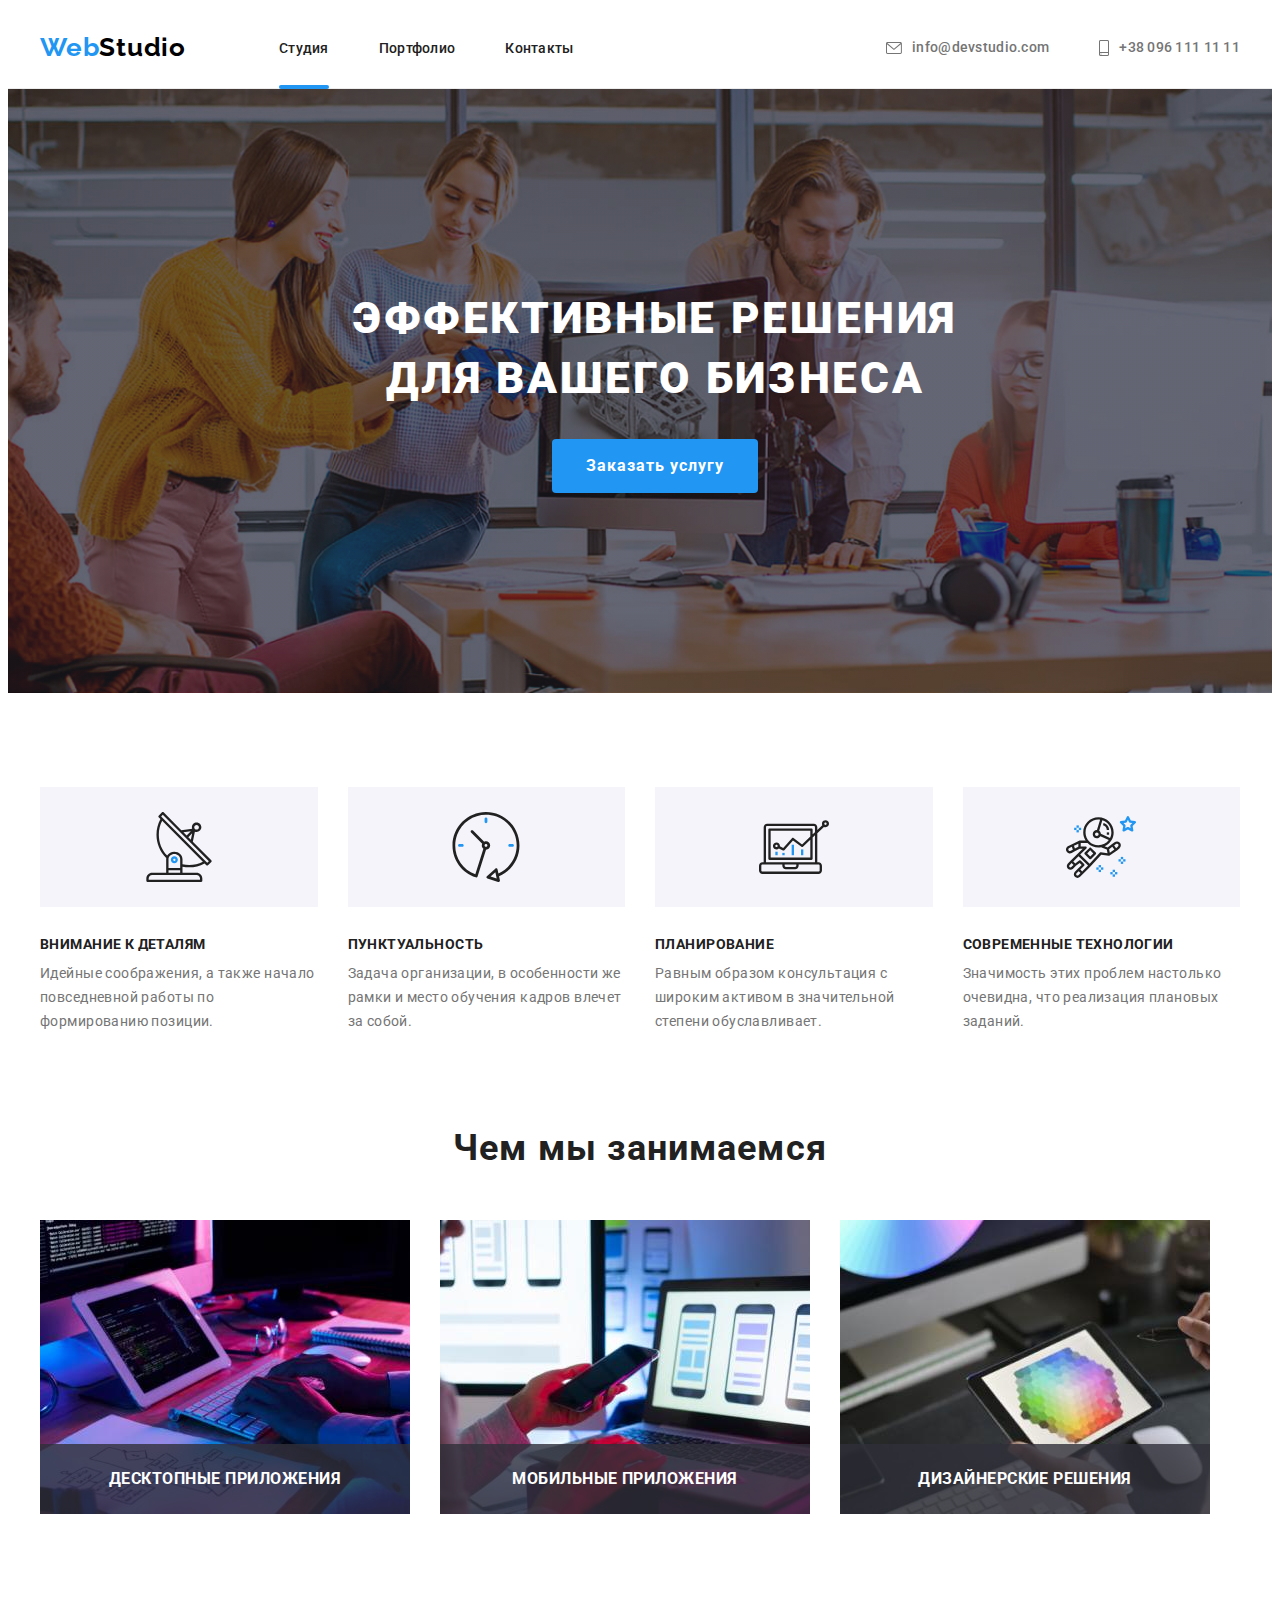
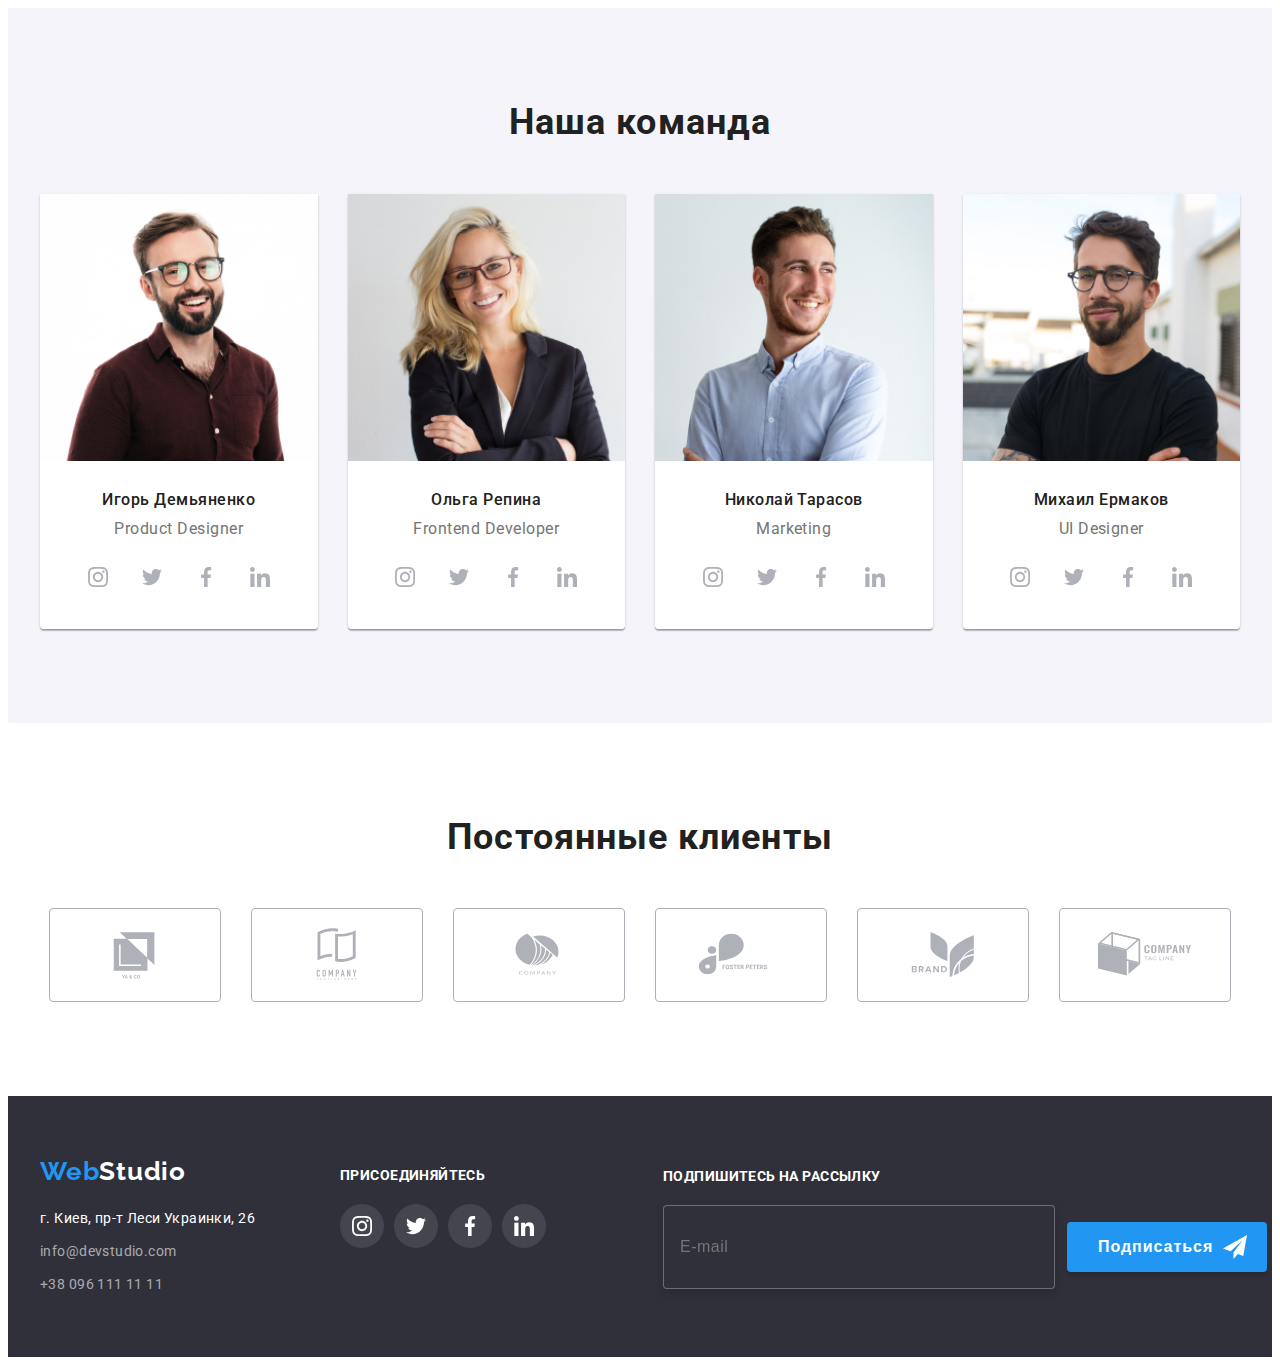
<file: index.html>
<!DOCTYPE html>
<html lang="ru">
<head>
    <meta charset="UTF-8">
    <meta http-equiv="X-UA-Compatible" content="IE=edge">
    <meta name="viewport" content="width=device-width, initial-scale=1.0">
    <link rel="preconnect" href="https://fonts.googleapis.com">
    <link rel="preconnect" href="https://fonts.gstatic.com" crossorigin>
    <link href="https://fonts.googleapis.com/css2?family=Raleway:wght@700&family=Roboto:wght@400;500;700;900&display=swap" rel="stylesheet">
    <link rel="stylesheet" href="https://cdnjs.cloudflare.com/ajax/libs/modern-normalize/1.1.0/modern-normalize.min.css" integrity="sha512-wpPYUAdjBVSE4KJnH1VR1HeZfpl1ub8YT/NKx4PuQ5NmX2tKuGu6U/JRp5y+Y8XG2tV+wKQpNHVUX03MfMFn9Q==" crossorigin="anonymous" referrerpolicy="no-referrer" />
    <link rel="stylesheet" href="./portfolio.html">
    <link rel="stylesheet" href="./css/main.min.css">

    <title>Document</title>
</head>
<body>
     <header class="header">
     <div class="container">
         <nav class="header-navigation">
          <a href="./index.html" class="logo link">Web<span class="logo__color--dark">Studio</span></span></a>
          <button type="button" class="mob-menu-open">
            <svg class="mob-menu-icon" width="40px" height="40px">
                <use href="./images/icons.svg#icon-mob-menu"></use>
            </svg></button>
          <ul class="menu-list list">
            <li class="menu-list__item"><a class="menu-list__link decoration link" href="./index.html">Студия</a></li>
            <li class="menu-list__item"><a class="menu-list__link link" href="./portfolio.html">Портфолио</a></li>
            <li class="menu-list__item"><a class="menu-list__link link" href="">Контакты</a></li>
               </ul>
               <div class="connect">
               <a class="connect__mail link" href="mailto:info@devstudio.com">
            <svg class="connect__icon" width="16px" height="12px">
                               <use href="./images/icons.svg#icon-mail"></use>
                           </svg>info@devstudio.com</a>
            <a class="connect__tel link" href="tel:+380961111111">
            <svg class="connect__icon" width="10px" height="16px">
                               <use href="./images/icons.svg#icon-phone"></use>
                           </svg>+38 096 111 11 11</a>
        </div>
    </nav>   
     </div>
        <div class="mob-menu is-hidden">
            <div class="container">
                <div class="mob-menu-top">
                    <button type="button" class="mob-menu-close">
                        <svg class="mob-menu-icon" width="40px" height="40px">
                            <use href="./images/icons.svg#icon-close"></use>
                        </svg>
                    </button>
                    <ul class="mob-menu-list list">
                        <li class="mob-menu-list__item"><a class="mob-menu-list__link link" href="./index.html">Студия</a></li>
                        <li class="mob-menu-list__item"><a class="mob-menu-list__link link" href="./portfolio.html">Портфолио</a></li>
                        <li class="mob-menu-list__item"><a class="mob-menu-list__link link" href="">Контакты</a></li>
                    </ul>
                </div>
                <div class="mob-menu-bottom">
                    <div class="mob-connect">
                        <a class="mob-connect__tel link" href="tel:+380961111111">+38 096 111 11 11</a>
                        <a class="mob-connect__mail link" href="mailto:info@devstudio.com">info@devstudio.com</a>
                    </div>
                    <ul class="mob-messenger list">
                        <li class="mob-messenger-item">
                            <a href="" class="mob-messenger-link link">Instagram</a>
                            <span class="line"></span>
                        </li>
                        <li class="mob-messenger-item">
                            <a href="" class="mob-messenger-link link">Twitter</a>
                            <span class="line"></span>
                        </li>
                        <li class="mob-messenger-item">
                            <a href="" class="mob-messenger-link link">Facebook</a>
                            <span class="line"></span>
                        </li>
                        <li class="mob-messenger-item">
                            <a href="" class="mob-messenger-link link">LinkedIn</a>
                        </li>                     
                    </ul>
                </div>
            </div>    
        </div>
    </header>
    <main>
        <section class="inform">
            <div class="container">
            <h1 class="inform__text">Эффективные решения для вашего бизнеса</h1>
            <button class="inform__botton" type="button" data-modal-open>Заказать услугу</button>
            </div>       
        </section>
        <section class="text-content">
            <div class="container ">
            <ul class="peculiarities__list list">
                <li class="peculiarities__item">
                    <div class="peculiarities__icon-wrap">
                        <svg  width="70px" height="70px">
                            <use href="./images/icons.svg#icon-antenna"></use>
                        </svg>
                    </div>
                    <h3 class="peculiarities__top">Внимание к деталям</h3>
                    <p class="peculiarities__text"> Идейные соображения, а также начало повседневной работы по формированию позиции.</p>
                </li>
            
                <li class="peculiarities__item">
                    <div class="peculiarities__icon-wrap">
                        <svg  width="70px" height="70px">
                            <use href="./images/icons.svg#icon-clock"></use>
                        </svg>
                    </div>
                    <h3 class="peculiarities__top">Пунктуальность</h3>
                    <p class="peculiarities__text">Задача организации, в особенности же рамки и место обучения кадров влечет за собой.
                    </p>
                </li>
            
                <li class="peculiarities__item">
                    <div class="peculiarities__icon-wrap">
                        <svg  width="70px" height="70px">
                            <use href="./images/icons.svg#icon-diagram"></use>
                        </svg>
                    </div>
                    <h3 class="peculiarities__top">Планирование</h3>
                    <p class="peculiarities__text">Равным образом консультация с широким активом в значительной степени обуславливает.</p>
                </li>
            
                <li class="peculiarities__item">
                    <div class="peculiarities__icon-wrap">
                        <svg  width="70px" height="70px">
                            <use href="./images/icons.svg#icon-astronaut"></use>
                        </svg>
                    </div>
                    <h3 class="peculiarities__top">Современные технологии</h3>
                    <p class="peculiarities__text">Значимость этих проблем настолько очевидна, что реализация плановых заданий.</p>

                </li>
            </ul>
            </div>
        </section>
        <section class="image image-menu">
            <div class="container">
            <h2 class="image__top">   Чем мы занимаемся </h2>
            <ul class="image__list list">
                <li class="image__item"><div class="image__top-wrap">
                    <img srcset="./images/img.jpg 1x,
                    ./images/img-2x.jpg 2x"
                    src="./images/img.jpg" alt="картинка"  height="294" width="370" ><p class="image__list-text">Десктопные приложения</p></div></li>
                <li class="image__item"><div class="image__top-wrap">
                    <img srcset="./images/img_1.jpg 1x,
                    ./images/img_1-2x.jpg 2x"
                    src="./images/img_1.jpg" alt="картинка"  height="294" width="370" ><p class="image__list-text">Мобильные приложения</p></div></li>
                <li class="image__item"><div class="image__top-wrap">
                    <img srcset="./images/img_2.jpg 1x,
                    ./images/img_2-2x.jpg 2x"
                    src="./images/img_2.jpg" alt="картинка"  height="294" width="370" ><p class="image__list-text">Дизайнерские решения</p></div></li>
            </ul>
            </div>
        </section>
        <section class="team team-info">
            <div class="container">
            <h2 class="team__top">Наша команда</h2>
            <ul class="team__list list">
                <li class="team__item">
                    <img srcset="./images/team-1.jpg 1x,
                    ./images/team-1-2x.jpg 2x"
                    class ="team__jpg" src="./images/team-1.jpg" alt="картинка" height="260" width="270">
                   <div class="team__item-border">
                    <p class="team__item-top">Игорь Демьяненко</p>
                   <p class="team__item-text">Product Designer</p>
                   <ul class="team__icons-list list">
                       <li class="team__icons-item"><a href="" class="team__icons-item-link">
                           <svg class="team__icons-item-icon" width="20px" height="20px">
                               <use href="./images/icons.svg#icon-instagram"></use>
                           </svg>
                       </a></li>
                       <li class="team__icons-item"><a href="" class="team__icons-item-link">
                           <svg class="team__icons-item-icon" width="20px" height="20px">
                               <use href="./images/icons.svg#icon-twitter"></use>
                           </svg>
                       </a></li>
                       <li class="team__icons-item"><a href="" class="team__icons-item-link">
                           <svg class="team__icons-item-icon" width="20px" height="20px">
                               <use href="./images/icons.svg#icon-facebook"></use>
                           </svg>
                       </a></li>
                       <li class="team__icons-item"><a href="" class="team__icons-item-link">
                           <svg class="team__icons-item-icon" width="20px" height="20px">
                               <use href="./images/icons.svg#icon-linkedin"></use>
                           </svg>
                       </a></li>
                   </ul>
                   </div>
                </li>
                <li class="team__item">
                    <img srcset="./images/team-2.jpg 1x,
                    ./images/team-2-2x.jpg 2x"
                    class ="team__jpg" src="./images/team-2.jpg" alt="картинка" height="260" width="270">
                   <div class="team__item-border">
                    <p class="team__item-top">Ольга Репина</p>
                   <p class="team__item-text">Frontend Developer</p>
                   <ul class="team__icons-list list">
                       <li class="team__icons-item"><a href="" class="team__icons-item-link">
                           <svg class="team__icons-item-icon" width="20px" height="20px">
                               <use href="./images/icons.svg#icon-instagram"></use>
                           </svg>
                       </a></li>
                       <li class="team__icons-item"><a href="" class="team__icons-item-link">
                           <svg class="team__icons-item-icon" width="20px" height="20px">
                               <use href="./images/icons.svg#icon-twitter"></use>
                           </svg>
                       </a></li>
                       <li class="team__icons-item"><a href="" class="team__icons-item-link">
                           <svg class="team__icons-item-icon" width="20px" height="20px">
                               <use href="./images/icons.svg#icon-facebook"></use>
                           </svg>
                       </a></li>
                       <li class="team__icons-item"><a href="" class="team__icons-item-link">
                           <svg class="team__icons-item-icon" width="20px" height="20px">
                               <use href="./images/icons.svg#icon-linkedin"></use>
                           </svg>
                       </a></li>
                   </ul>
                   </div>
                </li>
                <li class="team__item">
                    <img srcset="./images/team-3.jpg 1x,
                    ./images/team-3-2x.jpg 2x"
                    class ="team__jpg" src="./images/team-3.jpg" alt="картинка" height="260" width="270">
                  <div class="team__item-border">
                    <p class="team__item-top">Николай Тарасов</p>
                   <p class="team__item-text">Marketing</p>
                   <ul class="team__icons-list list">
                       <li class="team__icons-item"><a href="" class="team__icons-item-link">
                           <svg class="team__icons-item-icon" width="20px" height="20px">
                               <use href="./images/icons.svg#icon-instagram"></use>
                           </svg>
                       </a></li>
                       <li class="team__icons-item"><a href="" class="team__icons-item-link">
                           <svg class="team__icons-item-icon" width="20px" height="20px">
                               <use href="./images/icons.svg#icon-twitter"></use>
                           </svg>
                       </a></li>
                       <li class="team__icons-item"><a href="" class="team__icons-item-link">
                           <svg class="team__icons-item-icon" width="20px" height="20px">
                               <use href="./images/icons.svg#icon-facebook"></use>
                           </svg>
                       </a></li>
                       <li class="team__icons-item"><a href="" class="team__icons-item-link">
                           <svg class="team__icons-item-icon" width="20px" height="20px">
                               <use href="./images/icons.svg#icon-linkedin"></use>
                           </svg>
                       </a></li>
                   </ul>
                   </div>
                </li>
                <li class="team__item">
                    <img srcset="./images/team-4.jpg 1x,
                    ./images/team-4-2x.jpg 2x"
                    class ="team__jpg" src="./images/team-4.jpg" alt="картинка" height="260" width="270">
                   <div class="team__item-border">
                    <p class="team__item-top">Михаил Ермаков</p>
                   <p class="team__item-text">UI Designer</p>
                   <ul class="team__icons-list list">
                       <li class="team__icons-item"><a href="" class="team__icons-item-link">
                           <svg class="team__icons-item-icon" width="20px" height="20px">
                               <use href="./images/icons.svg#icon-instagram"></use>
                           </svg>
                       </a></li>
                       <li class="team__icons-item"><a href="" class="team__icons-item-link">
                           <svg class="team__icons-item-icon" width="20px" height="20px">
                               <use href="./images/icons.svg#icon-twitter"></use>
                           </svg>
                       </a></li>
                       <li class="team__icons-item"><a href="" class="team__icons-item-link">
                           <svg class="team__icons-item-icon" width="20px" height="20px">
                               <use href="./images/icons.svg#icon-facebook"></use>
                           </svg>
                       </a></li>
                       <li class="team__icons-item"><a href="" class="team__icons-item-link">
                           <svg class="team__icons-item-icon" width="20px" height="20px">
                               <use href="./images/icons.svg#icon-linkedin"></use>
                           </svg>
                       </a></li>
                   </ul>
                   </div>
                </li>
            </ul>
            </div>
        </section>
        <section class="client our-clients">
            <div class="container">
                <h1 class="client__top">Постоянные клиенты</h1>
                <ul class=" client__list">
                    <li class="client__item list"><a href="" class="client__item-link">
                        <svg class="client__item-icon" width="106px" height="60px">
                               <use href="./images/icons.svg#icon-Logo-1"></use>
                           </svg>
                    </a>
                    </li>
                    <li class="client__item list"><a href="" class="client__item-link">
                        <svg class="client__item-icon" width="106px" height="60px">
                               <use href="./images/icons.svg#icon-Logo-2"></use>
                           </svg>
                    </a>
                    </li>
                    <li class="client__item list"><a href="" class="client__item-link">
                        <svg class="client__item-icon" width="106px" height="60px">
                               <use href="./images/icons.svg#icon-Logo-3"></use>
                           </svg>
                    </a>
                    </li>
                    <li class="client__item list"><a href="" class="client__item-link">
                        <svg class="client__item-icon" width="106px" height="60px">
                               <use href="./images/icons.svg#icon-Logo-4"></use>
                           </svg>
                    </a>
                    </li>
                    <li class="client__item list"><a href="" class="client__item-link">
                        <svg class="client__item-icon" width="106px" height="60px">
                               <use href="./images/icons.svg#icon-Logo-5"></use>
                           </svg>
                    </a>
                    </li>
                    <li class="client__item list"><a href="" class="client__item-link">
                        <svg class="client__item-icon" width="106px" height="60px">
                               <use href="./images/icons.svg#icon-Logo-6"></use>
                           </svg>
                    </a>
                    </li>
                </ul>
            </div>
        </section>

    </main>
    <footer class="footer-adress">
        <div class="container">
            <div class="footer-navigation">
              <div class="footer-navigation__item">
                    <a href="./index.html" class="logo footer__logo link" >Web<span class="logo__color--light">Studio</span></a>
                        <address>
                            <ul class="contact__list list">
                              <li class="contact__item"><a class="contact__map link" href="https://goo.gl/maps/HKhbph1XPSzT5EP38">г. Киев, пр-т Леси Украинки, 26</a></li>
                              <li class="contact__item"><a class="contact__mail link" href="mailto:info@devstudio.com">info@devstudio.com</a></li>
                              <li class="contact__item"><a class="contact__tel link" href="tel:+380961111111">+38 096 111 11 11</a></li>
                            </ul>
                        </address>
              </div>
              <div class="footer-navigation__item">
                    <p class="footer-navigation__text">ПРИСОЕДИНЯЙТЕСЬ</p>
                  <ul class="footer-icon list">
                    <li class="footer-icons-item"><a href="" class="footer-item-link">
                           <svg class="footer-item-icon" width="20px" height="20px">
                               <use href="./images/icons.svg#icon-instagram"></use>
                           </svg>
                       </a></li>
                    <li class="footer-icons-item"><a href="" class="footer-item-link">
                           <svg class="footer-item-icon" width="20px" height="20px">
                               <use href="./images/icons.svg#icon-twitter"></use>
                           </svg>
                       </a></li>
                     <li class="footer-icons-item"><a href="" class="footer-item-link">
                           <svg class="footer-item-icon" width="20px" height="20px">
                               <use href="./images/icons.svg#icon-facebook"></use>
                           </svg>
                       </a></li>
                     <li class="footer-icons-item"><a href="" class="footer-item-link">
                           <svg class="footer-item-icon" width="20px" height="20px">
                               <use href="./images/icons.svg#icon-linkedin"></use>
                           </svg>
                       </a></li>                     
                  </ul>
              </div>
            <div class="footer-subscription-wrap">
                <p class="footer-subscription-title">Подпишитесь на рассылку</p>
           <form class="footer-subscription"> 
              <input name="subscription-text" id="subscription-text" placeholder="E-mail" class="footer-sub-text"></textarea>
               <button type="submit" class="sub-btn">Подписаться
                 <svg class="footer-sub-icons" width="24px" height="24px">
                    <use href="./images/icons.svg#icon-subsctiption"></use>
                 </svg>
                </button>
           </form>
           </div>
        </div>
        </div>
    </footer>
    <div class="backdrop is-hidden" data-modal>
        <div class="modal">
            <button type="button" class="modal-button" data-modal-close><svg class="modal-icon" width="30px" height="30px">
                               <use href="./images/icons.svg#icon-close"></use>
                           </svg></button>
                           <p class="modal-title">Оставьте свои данные, мы вам перезвоним</p>
                           <form>
                               <div class="modal-field">
                                 <label class="modal-label" for="user-name">Имя</label>
                                 <div class="modal-input-wrap">
                                     <input type="text" id="user-name" class="modal-input" placeholder=" " name="user-name" required>
                                      <svg class="input-icons" width="18px" height="18px">
                                         <use href="./images/icons.svg#icon-person-b"></use>
                                      </svg>
                                 </div> 
                                </div>
                               <div class="modal-field">
                                 <label class="modal-label" for="user-tel">Телефон</label>
                                 <div class="modal-input-wrap">
                                     <input type="tel" id="user-tel" class="modal-input" placeholder=" " name="user-tel" required>
                                      <svg class="input-icons" width="18px" height="18px">
                                         <use href="./images/icons.svg#icon-phone-b"></use>
                                      </svg>
                                 </div>
                                </div>
                               <div class="modal-field">
                                 <label class="modal-label" for="user-mail">Почта</label>
                                 <div class="modal-input-wrap">
                                     <input type="email" id="user-mail" class="modal-input" placeholder=" " name="user-mail" required>
                                      <svg class="input-icons" width="18px" height="18px">
                                         <use href="./images/icons.svg#icon-email-b"></use>
                                      </svg>
                                   </div>
                                 </div>
                                <div class="modal-field">
                                   <label class="modal-label" for="user-text">Комментарий</label>
                                   <textarea name="user-text" id="user-text" placeholder="Введите текст" class="modal-text"></textarea>
                                </div>
                                <div class="modal-field">
                                  <input type="checkbox" class="input-check visually-hidden" id="input-check" name="policy" value="policy">
                                    <label for="input-check" class="check-text">Соглашаюсь с рассылкой и принимаю<pre> </pre><a href="" alink="#2196f3">Условия договора</a></label>
                                </div>
                               <button type="submit" class="modal-send-btn">Отправить</button>
                           </form>
        </div>
    </div>
  <script src="./js/modal.js"></script>
  <script src="./js/menu.js"></script>
</body>
</html>
</file>
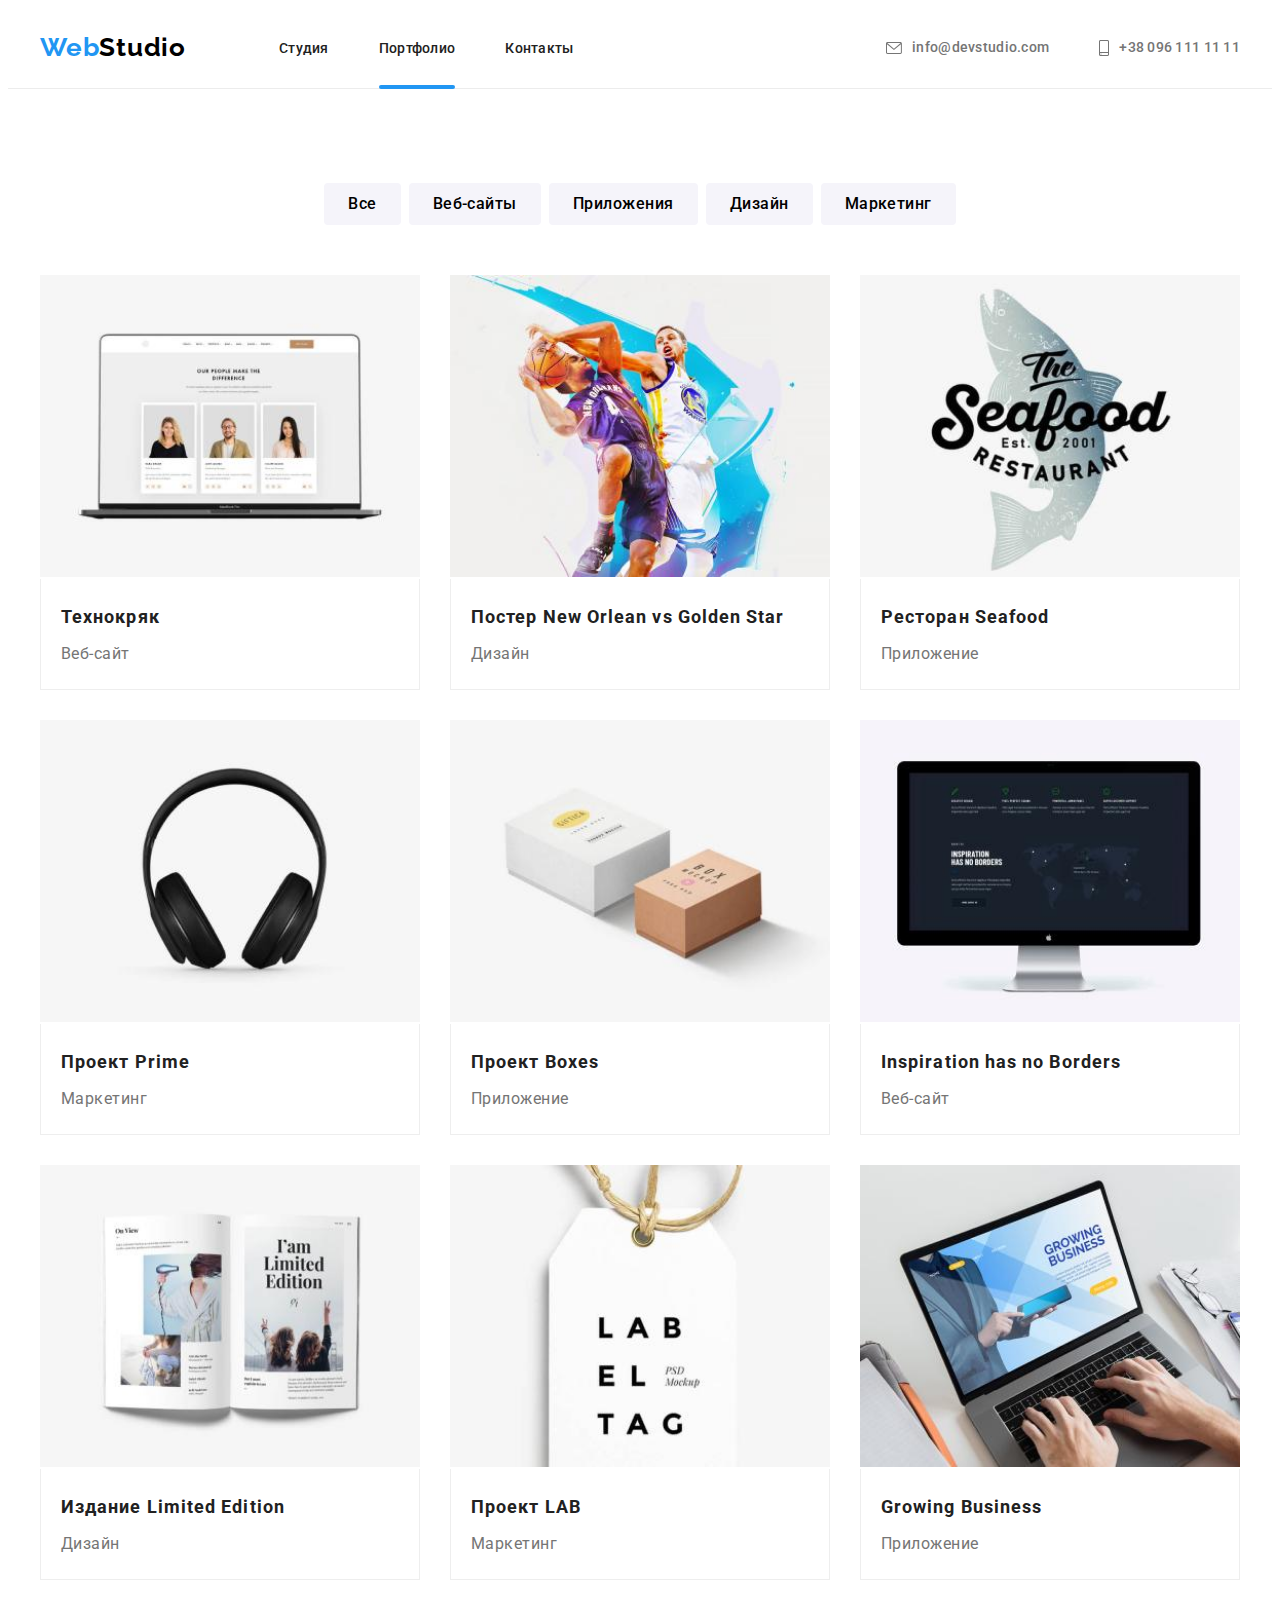
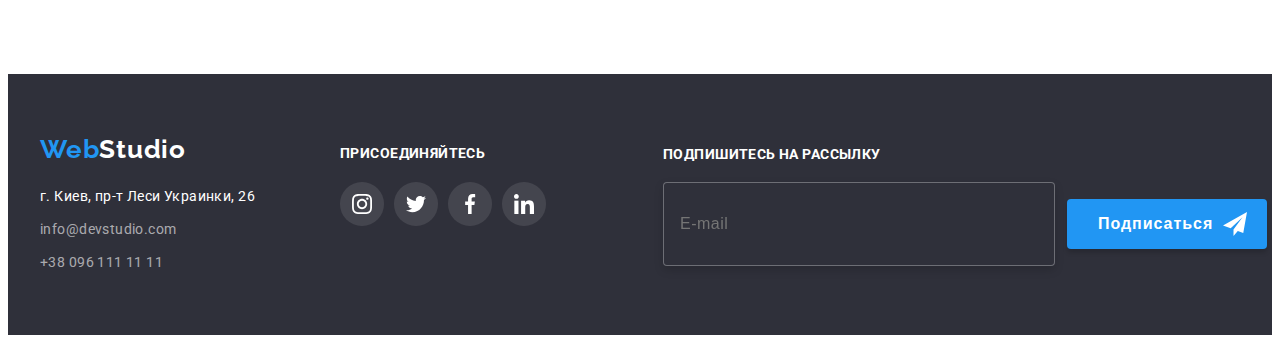
<file: portfolio.html>
<!DOCTYPE html>
<html lang="ru">
<head>
    <meta charset="UTF-8">
    <meta http-equiv="X-UA-Compatible" content="IE=edge">
    <meta name="viewport" content="width=device-width, initial-scale=1.0">
    <link rel="preconnect" href="https://fonts.googleapis.com">
    <link rel="preconnect" href="https://fonts.gstatic.com" crossorigin>
    <link href="https://fonts.googleapis.com/css2?family=Raleway:wght@700&family=Roboto:wght@400;500;700;900&display=swap" rel="stylesheet">
    <link rel="stylesheet" href="https://cdnjs.cloudflare.com/ajax/libs/modern-normalize/1.1.0/modern-normalize.min.css" integrity="sha512-wpPYUAdjBVSE4KJnH1VR1HeZfpl1ub8YT/NKx4PuQ5NmX2tKuGu6U/JRp5y+Y8XG2tV+wKQpNHVUX03MfMFn9Q==" crossorigin="anonymous" referrerpolicy="no-referrer" />
    <link rel="stylesheet" href="./portfolio.html">
    <link rel="stylesheet" href="./css/main.min.css">
    
    <title>Document</title>
</head>
<body>
    <header class="header">
        <div class="container">
            <nav class="header-navigation">
             <a href="./index.html" class="logo link">Web<span class="logo__color--dark">Studio</span></span></a>
             <button type="button" class="mob-menu-open">
               <svg class="mob-menu-icon" width="40px" height="40px">
                   <use href="./images/icons.svg#icon-mob-menu"></use>
               </svg></button>
             <ul class="menu-list list">
               <li class="menu-list__item"><a class="menu-list__link  link" href="./index.html">Студия</a></li>
               <li class="menu-list__item"><a class="menu-list__link decoration link" href="./portfolio.html">Портфолио</a></li>
               <li class="menu-list__item"><a class="menu-list__link link" href="">Контакты</a></li>
                  </ul>
                  <div class="connect">
                  <a class="connect__mail link" href="mailto:info@devstudio.com">
               <svg class="connect__icon" width="16px" height="12px">
                                  <use href="./images/icons.svg#icon-mail"></use>
                              </svg>info@devstudio.com</a>
               <a class="connect__tel link" href="tel:+380961111111">
               <svg class="connect__icon" width="10px" height="16px">
                                  <use href="./images/icons.svg#icon-phone"></use>
                              </svg>+38 096 111 11 11</a>
           </div>
       </nav>   
        </div>
           <div class="mob-menu is-hidden">
               <div class="container">
                   <div class="mob-menu-top">
                       <button type="button" class="mob-menu-close">
                           <svg class="mob-menu-icon" width="40px" height="40px">
                               <use href="./images/icons.svg#icon-close"></use>
                           </svg>
                       </button>
                       <ul class="mob-menu-list list">
                           <li class="mob-menu-list__item"><a class="mob-menu-list__link link" href="./index.html">Студия</a></li>
                           <li class="mob-menu-list__item"><a class="mob-menu-list__link link" href="./portfolio.html">Портфолио</a></li>
                           <li class="mob-menu-list__item"><a class="mob-menu-list__link link" href="">Контакты</a></li>
                       </ul>
                   </div>
                   <div class="mob-menu-bottom">
                       <div class="mob-connect">
                           <a class="mob-connect__tel link" href="tel:+380961111111">+38 096 111 11 11</a>
                           <a class="mob-connect__mail link" href="mailto:info@devstudio.com">info@devstudio.com</a>
                       </div>
                       <ul class="mob-messenger list">
                           <li class="mob-messenger-item">
                               <a href="" class="mob-messenger-link link">Instagram</a>
                               <span class="line"></span>
                           </li>
                           <li class="mob-messenger-item">
                               <a href="" class="mob-messenger-link link">Twitter</a>
                               <span class="line"></span>
                           </li>
                           <li class="mob-messenger-item">
                               <a href="" class="mob-messenger-link link">Facebook</a>
                               <span class="line"></span>
                           </li>
                           <li class="mob-messenger-item">
                               <a href="" class="mob-messenger-link link">LinkedIn</a>
                           </li>                     
                       </ul>
                   </div>
               </div>    
           </div>
       </header> 
    <main>
    <section class="navigation">
        <div class="container">
        <ul class="navigation-list list">
            <li class="navigation-item"><button class="navigation-button" type="button" >Все</button></li>
            <li class="navigation-item"><button class="navigation-button" type="button" >Веб-сайты</button></li>
            <li class="navigation-item"><button class="navigation-button" type="button" >Приложения</button></li>
            <li class="navigation-item"><button class="navigation-button" type="button" >Дизайн</button></li>
            <li class="navigation-item"><button class="navigation-button" type="button" >Маркетинг</button></li>
        </ul>
    
    <div class="image-content">
        <ul class="image-content-list list">
            <li class="image-content-item">
                <div class="image-animation">
                    <img  srcset="./images/portfolio-1.jpg 1x,
                    ./images/portfolio-1-2x.jpg 2x"
                    class="image-content-img" src="./images/portfolio-1.jpg" alt="картинка" height="294" width="370"><p class="image-animation-text">Ресурс предлагает комплексные предложения с разным уровнем функционала и сервисов. Все это позволит посетителю получить исчерпывающие сведения о компании или частном лице.</p></div>
                <div class="image-boreder">
                <h3 class="image-content-top " >Технокряк</h3>
                <p class="image-content-text wrap">Веб-сайт</p>
                </div>
            </li>
            <li class="image-content-item">
                <div class="image-animation">
                    <img srcset="./images/portfolio-2.jpg 1x,
                    ./images/portfolio-2-2x.jpg 2x"
                     class="image-content-img" src="./images/portfolio-2.jpg" alt="картинка" height="294" width="370"><p class="image-animation-text">Ресурс предлагает комплексные предложения с разным уровнем функционала и сервисов. Все это позволит посетителю получить исчерпывающие сведения о компании или частном лице.</p></div>
                <div class="image-boreder">
                <h3 class="image-content-top " >Постер <span lang="en"> New Orlean vs Golden Star</span></h3>
                <p class="image-content-text ">Дизайн</p>
                </div>
            </li>
            <li class="image-content-item">
                <div class="image-animation">
                    <img srcset="./images/portfolio-3.jpg 1x,
                    ./images/portfolio-3-2x.jpg 2x"
                     class="image-content-img" src="./images/portfolio-3.jpg" alt="картинка" height="294" width="370"><p class="image-animation-text">Ресурс предлагает комплексные предложения с разным уровнем функционала и сервисов. Все это позволит посетителю получить исчерпывающие сведения о компании или частном лице.</p></div>
                <div class="image-boreder">
                <h3 class="image-content-top " >Ресторан <span lang="en"></span>Seafood</span></h3>
                <p class="image-content-text ">Приложение</p>
                </div>
            </li>
            <li class="image-content-item">
                <div class="image-animation">
                    <img srcset="./images/portfolio-4.jpg 1x,
                    ./images/portfolio-4-2x.jpg 2x" 
                    class="image-content-img" src="./images/portfolio-4.jpg" alt="картинка" height="294" width="370"><p class="image-animation-text">Ресурс предлагает комплексные предложения с разным уровнем функционала и сервисов. Все это позволит посетителю получить исчерпывающие сведения о компании или частном лице.</p></div>
                <div class="image-boreder">
                <h3 class="image-content-top" >Проект <span lang="en">Prime</span></h3>
                <p class="image-content-text">Маркетинг</p>
                </div>
            </li>
            <li class="image-content-item">
                <div class="image-animation">
                    <img srcset="./images/portfolio-5.jpg 1x,
                    ./images/portfolio-5-2x.jpg 2x"
                     class="image-content-img" src="./images/portfolio-5.jpg" alt="картинка" height="294" width="370"><p class="image-animation-text">Ресурс предлагает комплексные предложения с разным уровнем функционала и сервисов. Все это позволит посетителю получить исчерпывающие сведения о компании или частном лице.</p></div>
                <div class="image-boreder">
                <h3 class="image-content-top" >Проект <span lang="en"></span>Boxes</span></h3>
                <p class="image-content-text">Приложение</p>
                </div>
            </li>
            <li class="image-content-item">
                <div class="image-animation">
                    <img srcset="./images/portfolio-6.jpg 1x,
                    ./images/portfolio-6-2x.jpg 2x"
                     class="image-content-img" src="./images/portfolio-6.jpg" alt="картинка" height="294" width="370"><p class="image-animation-text">Ресурс предлагает комплексные предложения с разным уровнем функционала и сервисов. Все это позволит посетителю получить исчерпывающие сведения о компании или частном лице.</p></div>
                <div class="image-boreder">
                <h3 class="image-content-top" ><span lang="en">Inspiration has no Borders</span></h3>
                <p class="image-content-text">Веб-сайт</p>
                </div>
            </li>
            <li class="image-content-item">
                <div class="image-animation">
                    <img srcset="./images/portfolio-7.jpg 1x,
                    ./images/portfolio-7-2x.jpg 2x"
                     class="image-content-img" src="./images/portfolio-7.jpg" alt="картинка" height="294" width="370"><p class="image-animation-text">Ресурс предлагает комплексные предложения с разным уровнем функционала и сервисов. Все это позволит посетителю получить исчерпывающие сведения о компании или частном лице.</p></div>
                <div class="image-boreder">
                <h3 class="image-content-top" >Издание <span lang="en"> Limited Edition</span></h3>
                <p class="image-content-text">Дизайн</p>
                </div>
            </li>
            <li class="image-content-item">
                <div class="image-animation">
                    <img srcset="./images/portfolio-8.jpg 1x,
                    ./images/portfolio-8-2x.jpg 2x"
                     class="image-content-img" src="./images/portfolio-8.jpg" alt="картинка" height="294" width="370"><p class="image-animation-text">Ресурс предлагает комплексные предложения с разным уровнем функционала и сервисов. Все это позволит посетителю получить исчерпывающие сведения о компании или частном лице.</p></div>
                <div class="image-boreder">
                <h3 class="image-content-top" >Проект <span lang="en">LAB</span></h3>
                <p class="image-content-text">Маркетинг</p>
                </div>
            </li>
            <li class="image-content-item">
                <div class="image-animation">
                    <img srcset="./images/portfolio-9.jpg 1x,
                    ./images/portfolio-9-2x.jpg 2x"
                     class="image-content-img" src="./images/portfolio-9.jpg" alt="картинка" height="294" width="370"><p class="image-animation-text">Ресурс предлагает комплексные предложения с разным уровнем функционала и сервисов. Все это позволит посетителю получить исчерпывающие сведения о компании или частном лице.</p></div>
                <div class="image-boreder">
                <h3 class="image-content-top" ><span lang="en">Growing Business</span></h3>
                <p class="image-content-text">Приложение</p>
                </div>
            </li>
        </ul>
    </div>
    </div>
    </section>
    </main>
    <footer class="footer-adress">
        <div class="container">
            <div class="footer-navigation">
              <div class="footer-navigation__item">
                    <a href="./index.html" class="logo footer__logo link" >Web<span class="logo__color--light">Studio</span></a>
                        <address>
                            <ul class="contact__list list">
                              <li class="contact__item"><a class="contact__map link" href="https://goo.gl/maps/HKhbph1XPSzT5EP38">г. Киев, пр-т Леси Украинки, 26</a></li>
                              <li class="contact__item"><a class="contact__mail link" href="mailto:info@devstudio.com">info@devstudio.com</a></li>
                              <li class="contact__item"><a class="contact__tel link" href="tel:+380961111111">+38 096 111 11 11</a></li>
                            </ul>
                        </address>
              </div>
              <div class="footer-navigation__item">
                    <p class="footer-navigation__text">ПРИСОЕДИНЯЙТЕСЬ</p>
                  <ul class="footer-icon list">
                    <li class="footer-icons-item"><a href="" class="footer-item-link">
                           <svg class="footer-item-icon" width="20px" height="20px">
                               <use href="./images/icons.svg#icon-instagram"></use>
                           </svg>
                       </a></li>
                    <li class="footer-icons-item"><a href="" class="footer-item-link">
                           <svg class="footer-item-icon" width="20px" height="20px">
                               <use href="./images/icons.svg#icon-twitter"></use>
                           </svg>
                       </a></li>
                     <li class="footer-icons-item"><a href="" class="footer-item-link">
                           <svg class="footer-item-icon" width="20px" height="20px">
                               <use href="./images/icons.svg#icon-facebook"></use>
                           </svg>
                       </a></li>
                     <li class="footer-icons-item"><a href="" class="footer-item-link">
                           <svg class="footer-item-icon" width="20px" height="20px">
                               <use href="./images/icons.svg#icon-linkedin"></use>
                           </svg>
                       </a></li>                     
                  </ul>
              </div>
            <div class="footer-subscription-wrap">
                <p class="footer-subscription-title">Подпишитесь на рассылку</p>
           <form class="footer-subscription"> 
              <input name="subscription-text" id="subscription-text" placeholder="E-mail" class="footer-sub-text"></textarea>
               <button type="submit" class="sub-btn">Подписаться
                 <svg class="footer-sub-icons" width="24px" height="24px">
                    <use href="./images/icons.svg#icon-subsctiption"></use>
                 </svg>
                </button>
           </form>
           </div>
        </div>
        </div>
    </footer> 
    <script src="./js/menu.js"></script>
</body>
</html>
</file>
<file: css/main.min.css>
p,h1,h2,h3,h4,h5,h6{margin:0}ul,ol{margin:0;padding-left:0}button{cursor:pointer}img{display:block}body{font-family:Roboto, sans-serif}.link{text-decoration:none}.list{list-style:none}img{width:100%;height:auto}:root{--headerc: #212121;--main-titlec: #ffffff;--bottomc: #2196f3;--second-bottomc: #ffffff;--accentc: #2196f3}.visually-hidden{position:absolute;white-space:nowrap;width:1px;height:1px;overflow:hidden;border:0;padding:0;clip:rect(0 0 0 0);clip-path:inset(50%);margin:-1px}.container{width:100%;padding-left:15px;padding-right:15px;margin:0 auto}@media screen and (min-width: 480px){.container{max-width:480px}}@media screen and (min-width: 768px){.container{max-width:768px}}@media screen and (min-width: 1200px){.container{max-width:1200px}}.logo{padding-top:24px;padding-bottom:25px;margin-right:93px;font-family:Raleway;font-weight:700;font-size:26px;line-height:1.19;letter-spacing:0.03em;color:var(--bottomc)}.logo__color--dark{color:black}.logo__color--light{color:#ffffff}.backdrop{width:100%;height:100%;position:fixed;top:0%;background-color:rgba(0,0,0,0.2);display:flex;justify-content:center;align-items:center;transition:opacity 250ms, visibility 250ms}.backdrop.is-hidden .modal{transform:scale(0) rotate(-290deg)}.modal{width:528px;height:581px;background:#ffffff;box-shadow:0px 1px 3px rgba(0,0,0,0.12),0px 1px 1px rgba(0,0,0,0.14),0px 2px 1px rgba(0,0,0,0.2);border-radius:4px;position:absolute;transition:transform 250ms;transform:skale(1) rotate(0);padding:40px 39px 40px 41px}@media screen and (max-width: 550px){.modal{width:100%;height:auto}}@media screen and (max-width: 1199px){.modal{max-width:450px}}.modal-button{background-color:#ffffff;border-radius:50%;width:30px;height:30px;border:1px solid rgba(0,0,0,0.1);position:absolute;top:8px;right:8px;display:flex;justify-self:center;align-items:center;transition:fill 250ms;transition-timing-function:cubic-bezier(0.4, 0, 0.2, 1)}.modal-button:hover{fill:#2196f3}.modal-button:focus{fill:#2196f3}.is-hidden{opacity:0;pointer-events:none;visibility:hidden}.modal-title{font-weight:700;font-size:20px;line-height:23px;text-align:center;letter-spacing:0.03em;color:#212121;margin-bottom:12px}.modal-field{margin-bottom:8px}.modal-input-wrap{position:relative;margin-top:4px}.input-icons{position:absolute;left:10px;top:50%;transform:translateY(-50%);transition:fill 250ms;fill:#212121}.modal-input{width:100%;border-radius:4px;border:1px solid rgba(33,33,33,0.2);height:40px;padding-left:29px;outline:none;transition:border-color 250ms;transition-timing-function:cubic-bezier(0.4, 0, 0.2, 1)}.modal-input:focus{border-color:#2196f3}.modal-input:focus+.input-icons{fill:#2196f3}.input-check{margin-bottom:20px}.modal-label{font-weight:400;font-size:12px;line-height:1.16;letter-spacing:0.01em;color:#757575}.modal-text{width:100%;height:120px;border:1px solid rgba(33,33,33,0.2);border-radius:4px;padding:12px 16px;outline:none;resize:none;margin-top:4px;transition:border-color 250ms;transition-timing-function:cubic-bezier(0.4, 0, 0.2, 1)}.modal-text:focus{border-color:#2196f3}.modal-text::placeholder{font-weight:400;font-size:12px;line-height:1.16;letter-spacing:0.01em;color:rgba(117,117,117,0.5)}.check-text{position:relative;font-weight:400;font-size:14px;line-height:1.167px;letter-spacing:0.03em;color:#757575;display:flex;align-items:center;margin-bottom:20px}@media screen and (max-width: 470px){.check-text{display:flex;flex-wrap:wrap;font-size:11px}}@media screen and (min-width: 470px) and (max-width: 1199px){.check-text{font-size:12px}}a{color:#2196f3}.check-text::before{content:"";width:16px;height:15px;border:2px solid black;border-radius:3px;margin-right:7px}.input-check:checked+.check-text::before{background-image:url(../images/icon-check.jpg);border:none}.modal-send-btn{background-color:#2196f3;box-shadow:0px 4px 4px rgba(0,0,0,0.15);border-radius:4px;border-color:transparent;color:#ffffff;height:50px;width:200px;display:flex;margin:0 auto;justify-content:center;align-items:center;transition:background-color 250ms;transition-timing-function:cubic-bezier(0.4, 0, 0.2, 1);margin-bottom:40px}.modal-send-btn:hover,.modal-send-btn:focus{background-color:#188ce8}.mob-menu-open{margin-left:auto;padding-top:10px;padding-bottom:10px;padding-left:15px;border:none;background-color:initial;color:#212121;transition:fill 250ms;transition-timing-function:cubic-bezier(0.4, 0, 0.2, 1)}.mob-menu-open:hover,.mob-menu-open:focus{fill:#2196F3}@media screen and (min-width: 767px){.mob-menu-open{display:none}}.mob-menu-close{display:block;margin-left:auto;margin-bottom:8px;border:none;background-color:#ffffff;transition:fill 250ms;transition-timing-function:cubic-bezier(0.4, 0, 0.2, 1)}.mob-menu-close:hover,.mob-menu-close:focus{fill:#2196F3}@media screen and (min-width: 320px) and (max-width: 474px){.mob-menu-close{margin:0 250px}}.mob-menu{min-width:500px;position:fixed;z-index:1;top:0;left:0;background-color:#ffffff;width:100%;height:100%;padding-top:10px;padding-bottom:48px;overflow-y:auto;transition:opacity 500ms, visibility 500ms}.mob-menu .container{display:flex;flex-direction:column;height:100%;justify-content:space-between}@media screen and (min-width: 767px){.mob-menu{display:none}}.mob-menu-list__item:not(:last-child){margin-bottom:32px}.mob-menu-list__link{font-weight:500;font-size:40px;line-height:1.17;letter-spacing:0.02em;color:#212121;transition:color 250ms;transition-timing-function:cubic-bezier(0.4, 0, 0.2, 1)}.mob-menu-list__link:hover,.mob-menu-list__link:focus{color:#2196F3}.mob-connect{margin-bottom:64px;display:flex;flex-wrap:wrap}.mob-connect__tel{margin-bottom:32px;font-weight:500;font-size:34px;line-height:1.17;letter-spacing:0.02em;color:#2196F3}.mob-connect__mail{font-weight:500;font-size:24px;line-height:1.16;letter-spacing:0.02em;color:#757575}.mob-messenger{display:flex;padding-bottom:48px}.line{width:22px;height:0px;border:1px solid rgba(33,33,33,0.2);transform:rotate(90deg);margin-left:10px;margin-right:10px}.mob-messenger-link{font-weight:500;font-size:18px;line-height:1.22;letter-spacing:0.02em;color:#2196F3}@media screen and (max-width: 380px){.mob-messenger-link{font-size:14px}}.no-scroll{overflow:hidden}.header{border-bottom:1px solid #ececec}.header .container .header-navigation{display:flex;align-items:center}.menu-list{display:flex}.menu-list__item{padding-top:24px;padding-bottom:25px}@media screen and (max-width: 767px){.menu-list__item{display:none}}.menu-list__item:not(:last-child){margin-right:50px}.menu-list__link.decoration::after{content:"";display:inherit;background:#2196f3;width:100%;height:4px;border-radius:2px;position:absolute;left:0%;bottom:-1px}.connect{margin-left:auto;display:flex}@media screen and (max-width: 767px){.connect{display:none}}@media screen and (min-width: 768px) and (max-width: 1200px){.connect{display:block;margin-left:14px}}.connect__icon{margin-right:10px}.menu-list__link{padding-top:32px;padding-bottom:32px;font-weight:500;font-size:14px;line-height:1.14;letter-spacing:0.02em;color:#212121;position:relative;transition:color 250ms;transition-timing-function:cubic-bezier(0.4, 0, 0.2, 1)}.menu-list__link:hover,.menu-list__link:focus{color:var(--accentc)}.connect__mail{display:flex;align-items:center;font-weight:500;font-size:14px;line-height:1.14;letter-spacing:0.02em;color:#757575;fill:currentColor;transition:color 250ms;transition-timing-function:cubic-bezier(0.4, 0, 0.2, 1)}.connect__mail:hover,.connect__mail:focus{color:var(--accentc)}@media screen and (min-width: 768px) and (max-width: 1200px){.connect__mail{margin-left:50px;margin-bottom:10px}}.connect__tel{margin-left:50px;font-weight:500;font-size:14px;line-height:1.14;letter-spacing:0.02em;display:flex;color:#757575;fill:currentColor;transition:color 250ms;transition-timing-function:cubic-bezier(0.4, 0, 0.2, 1)}.connect__tel:hover,.connect__tel:focus{color:var(--accentc)}.inform{max-width:1600px;margin:0 auto;padding:118px 45px;background-color:#c4c4c4c4;background-image:linear-gradient(rgba(47,48,58,0.4), rgba(47,48,58,0.4)),url(../images/inform-bg-mob.jpg);background-repeat:no-repeat;background-position:center;background-size:cover}@media (min-device-pixel-ratio: 2), (min-resolution: 192dpi), (min-resolution: 2dppx){.inform{background-image:linear-gradient(rgba(47,48,58,0.4), rgba(47,48,58,0.4)),url(../images/inform-bg-mob-2x.jpg)}}@media screen and (min-width: 768px){.inform{background-image:linear-gradient(rgba(47,48,58,0.4), rgba(47,48,58,0.4)),url(../images/inform-bg-tab.jpg);padding:118px 189px}}@media screen and (min-width: 768px) and (min-device-pixel-ratio: 2), screen and (min-width: 768px) and (min-resolution: 192dpi), screen and (min-width: 768px) and (min-resolution: 2dppx){.inform{background-image:linear-gradient(rgba(47,48,58,0.4), rgba(47,48,58,0.4)),url(../images/inform-bg-tab-2x.jpg)}}@media screen and (min-width: 1200px){.inform{padding-top:200px;padding-bottom:200px;background-image:linear-gradient(rgba(47,48,58,0.4), rgba(47,48,58,0.4)),url(../images/inform-bg-desk.jpg)}}@media screen and (min-width: 1200px) and (min-device-pixel-ratio: 2), screen and (min-width: 1200px) and (min-resolution: 192dpi), screen and (min-width: 1200px) and (min-resolution: 2dppx){.inform{background-image:linear-gradient(rgba(47,48,58,0.4), rgba(47,48,58,0.4)),url(../images/inform-bg-desk-2x.jpg)}}.inform__text{padding:-15px;margin:0 auto;max-width:360px;margin-bottom:30px;font-family:"Roboto";font-style:normal;font-weight:900;font-size:26px;line-height:1.62;text-align:center;letter-spacing:0.06em;text-transform:uppercase;color:var(--main-titlec)}@media screen and (min-width: 1200px){.inform__text{max-width:696px;font-size:44px;line-height:1.36}}.inform__botton{margin:0 auto;border-radius:4px;border-color:transparent;padding:10px 32px;font-family:inherit;font-weight:700;font-size:16px;line-height:1.87;cursor:pointer;display:flex;align-items:center;text-align:center;letter-spacing:0.06em;background-color:var(--bottomc);color:var(--second-bottomc);transition:background-color 250ms;transition-timing-function:cubic-bezier(0.4, 0, 0.2, 1)}.inform__botton:hover,.inform__botton:focus{background-color:#188ce8}.peculiarities__list{margin-left:-30px;padding-top:60px;padding-bottom:60px}@media screen and (min-width: 768px){.peculiarities__list{display:flex;flex-wrap:wrap}}@media screen and (min-width: 768px) and (max-width: 1199px){.peculiarities__list{margin-bottom:-30px}}@media screen and (min-width: 1200px){.peculiarities__list{padding-top:94px;padding-bottom:94px}}.peculiarities__item{margin-left:30px}@media screen and (min-width: 768px){.peculiarities__item{width:calc(100% / 2 - 30px)}}@media screen and (max-width: 1200px){.peculiarities__item:not(:last-child){margin-bottom:30px}}@media screen and (min-width: 1200px){.peculiarities__item{width:calc(100% / 4 - 30px)}}.peculiarities__icon-wrap{display:flex;justify-content:center;background-color:#F5F4FA;height:120px;align-items:center}.peculiarities__top{margin-top:30px;margin-bottom:10px;font-weight:700;font-size:14px;line-height:1.14;letter-spacing:0.03em;text-transform:uppercase;color:#212121}@media screen and (max-width: 767px){.peculiarities__top{text-align:center}}.peculiarities__text{width:100%;font-weight:400;font-size:14px;line-height:1.71;letter-spacing:0.03em;color:#757575}.image-menu{padding-bottom:94px}@media screen and (max-width: 1199px){.image-menu{display:none}}.image__list{display:flex}.image__top-wrap{position:relative}.image__list-text{position:absolute;background-color:rgba(47,48,58,0.8);bottom:0%;color:#ffffff;display:flex;justify-content:center;font-weight:700;text-transform:uppercase;letter-spacing:0.03em;line-height:70px;width:100%}.image__top{margin-bottom:50px;font-weight:700;font-size:36px;line-height:1.16;text-align:center;letter-spacing:0.03em;color:#212121}.image__item:not(:last-child){margin-right:30px}.team-info{padding-top:60px;padding-bottom:60px;background-color:#f5f4fa}@media screen and (min-width: 1200px){.team-info{padding-top:94px;padding-bottom:94px}}@media screen and (min-width: 768px){.team__list{display:flex;flex-wrap:wrap;margin-left:-30px}}@media screen and (min-width: 1200px){.team__list{display:flex;flex-wrap:wrap;margin-left:-30px}}.team__item-top{margin-bottom:10px;font-weight:500;font-size:16px;line-height:1.18;text-align:center;letter-spacing:0.03em;color:#212121}.team__top{margin-bottom:30px;font-weight:700;font-size:28px;line-height:1.18;text-align:center;letter-spacing:0.03em;color:#212121}@media screen and (min-width: 1200px){.team__top{font-size:36px;line-height:1.16;margin-bottom:50px}}.team__item{box-shadow:0px 1px 3px rgba(0,0,0,0.12),0px 1px 1px rgba(0,0,0,0.14),0px 2px 1px rgba(0,0,0,0.2);border-radius:0px 0px 4px 4px}@media screen and (max-width: 767px){.team__item{width:calc(100% / 1 - 30px);width:450px}.team__item:nth-child(-n+3){margin-bottom:30px}}@media screen and (min-width: 768px){.team__item{width:calc(100% / 2 - 30px);margin-left:30px}}@media screen and (min-width: 768px) and (max-width: 1199px){.team__item:nth-child(-n+2){margin-bottom:30px}}@media screen and (max-width: 1200px){.team__item:nth-child(){margin-bottom:30px}}@media screen and (min-width: 1200px){.team__item{width:calc(100% / 4 - 30px)}}.team__item-border{background-color:#ffffff;padding-bottom:30px;padding-top:30px;border-radius:0px 0px 4px 4px}.team__item-text{font-weight:400;font-size:16px;line-height:1.18;text-align:center;letter-spacing:0.03em;color:#757575;margin-bottom:16px}.team__icons-list{display:flex;justify-content:center}.team__icons-item-link{width:44px;height:44px;background-color:#ffffff;border-radius:50%;display:flex;justify-content:center;align-items:center;fill:#afb1b8;transition:fill 250ms, background-color 250ms;transition-timing-function:cubic-bezier(0.4, 0, 0.2, 1)}.team__icons-item-link:hover,.team__icons-item-link:focus{background-color:#2196f3;fill:#ffffff}.team__icons-item:not(:first-child){margin-left:10px}.navigation{padding-top:60px;padding-bottom:60px}@media screen and (min-width: 1200px){.navigation{padding-top:94px;padding-bottom:94px}}.navigation-button{padding:6px 22px;font-family:"Roboto";font-style:normal;font-weight:500;font-size:16px;line-height:1.62;text-align:center;letter-spacing:0.03em;background:#f5f4fa;border-radius:4px;cursor:pointer;border-color:transparent;transition:color 250ms, background-color 250ms, box-shadow 250ms;transition-timing-function:cubic-bezier(0.4, 0, 0.2, 1)}.navigation-button:hover,.navigation-button:focus{color:var(--second-bottomc);background-color:var(--bottomc);box-shadow:0px 3px 1px rgba(0,0,0,0.1),0px 1px 2px rgba(0,0,0,0.08),0px 2px 2px rgba(0,0,0,0.12);border-radius:4px}.navigation-list{display:flex;flex-wrap:wrap}@media screen and (min-width: 768px){.navigation-list{justify-content:center}.navigation-list:not(:last-child){margin-bottom:15px}}.navigation-item:not(:last-child){margin-right:8px}@media screen and (max-width: 767px){.navigation-item:not(:last-child){margin-bottom:15px}}.image-content{margin-top:40px}@media screen and (min-width: 768px){.image-content{margin-top:30px}}@media screen and (min-width: 1200px){.image-content{margin-top:50px}}.image-content-top{margin-bottom:4px;font-weight:700;font-size:18px;line-height:2;letter-spacing:0.06em;color:#212121}.image-content-text{font-weight:400;font-size:16px;line-height:1.88;letter-spacing:0.03em;color:#757575}.image-content-list{margin-left:-30px;margin-bottom:-30px}@media screen and (min-width: 768px){.image-content-list{display:flex;flex-wrap:wrap}}.image-content-item{margin-left:30px;margin-bottom:30px;transition:box-shadow 250ms;transition-timing-function:cubic-bezier(0.4, 0, 0.2, 1)}.image-content-item:hover{box-shadow:0px 1px 1px rgba(0,0,0,0.12),0px 4px 4px rgba(0,0,0,0.06),1px 4px 6px rgba(0,0,0,0.16)}@media screen and (min-width: 768px){.image-content-item{width:calc(100% / 2 - 30px)}}@media screen and (min-width: 1200px){.image-content-item{width:calc(100% / 3 - 30px)}}.image-content-item:hover .image-animation-text{transform:translateY(0)}.image-animation{position:relative;overflow:hidden;padding-bottom:2px}.image-animation-text{position:absolute;top:0%;background:rgba(33,150,243,0.9);display:flex;align-items:center;padding:63px 24px;line-height:1.56;letter-spacing:0.03em;color:#ffffff;height:100%;transform:translateY(100%);transition:transform 250ms;transition-timing-function:cubic-bezier(0.4, 0, 0.2, 1)}@media screen and (min-width: 768px) and (max-width: 1199px){.wrap{padding-bottom:36px}}.image-boreder{padding:20px;background:#ffffff;border-bottom:1px solid #eeeeee;border-left:1px solid #eeeeee;border-right:1px solid #eeeeee;box-sizing:border-box}.our-clients{padding-top:60px;padding-bottom:60px}@media screen and (min-width: 1200px){.our-clients{padding-top:94px;padding-bottom:94px}}.client__top{font-weight:700;font-size:28px;line-height:1.18;text-align:center;letter-spacing:0.03em;color:#212121;margin-bottom:30px}@media screen and (min-width: 1200px){.client__top{font-size:36px;line-height:1.16;margin-bottom:50px}}.client__list{display:flex;flex-wrap:wrap;justify-content:center;margin-left:-30px}.client__item{margin-left:30px}@media screen and (max-width: 767px){.client__item:nth-child(-n+4){margin-bottom:30px}}@media screen and (max-width: 1200px){.client__item:nth-child(-n+3){margin-bottom:30px}}@media screen and (max-width: 767px){.client__item{width:calc(100% / 2 - 30px)}}@media screen and (min-width: 768px) and (max-width: 1200px){.client__item{width:calc(100% / 3 - 30px)}}.client__item-link{border:1px solid #afb1b8;border-radius:4px;height:92px;display:flex;justify-content:center;align-items:center;fill:#afb1b8;transition:fill 250ms, border-color 250ms;transition-timing-function:cubic-bezier(0.4, 0, 0.2, 1)}.client__item-link:hover,.client__item-link:focus{fill:#2196f3;border-color:#2196f3}@media screen and (min-width: 767px){.client__item-link{min-width:170px}}.footer-adress{margin:0 auto;padding-top:60px;padding-bottom:60px;width:100%;left:0px;top:1628px;background:#2f303a}.contact__list{margin-top:20px}@media screen and (max-width: 1199px){.footer__logo{margin-right:0}}.contact__map{font-style:normal;font-size:14px;line-height:1.71;letter-spacing:0.03em;color:#ffffff;transition:color 250ms;transition-timing-function:cubic-bezier(0.4, 0, 0.2, 1)}.contact__map:hover,.contact__map:focus{color:var(--accentc)}.contact__mail{font-style:normal;font-size:14px;line-height:1.71;letter-spacing:0.03em;color:rgba(255,255,255,0.6);transition:color 250ms;transition-timing-function:cubic-bezier(0.4, 0, 0.2, 1)}.contact__mail:hover,.contact__mail:focus{color:var(--accentc)}.contact__tel{font-style:normal;font-size:14px;line-height:1.71;letter-spacing:0.03em;color:rgba(255,255,255,0.6);transition:color 250ms;transition-timing-function:cubic-bezier(0.4, 0, 0.2, 1)}.contact__tel:hover,.contact__tel:focus{color:var(--accentc)}.contact__item:not(:last-child){margin-bottom:9px}@media screen and (min-width: 768px){.footer-navigation{display:flex}}@media screen and (max-width: 1199px){.footer-navigation{justify-content:space-between;flex-wrap:wrap}}.footer-navigation__item{min-width:300px}@media screen and (max-width: 1199px){.footer-navigation__item{text-align:center;margin-bottom:60px}}.footer-navigation__text{margin-top:12px;font-weight:700;font-size:14px;line-height:1.14;letter-spacing:0.03em;text-transform:uppercase;margin-bottom:20px;color:#ffffff}.footer-icon{display:flex}@media screen and (max-width: 1199px){.footer-icon{justify-content:center}}.footer-icons-item:not(:last-child){margin-right:10px}.footer-item-link{width:44px;height:44px;background-image:linear-gradient(rgba(255,255,255,0.1), rgba(255,255,255,0.1));border-radius:50%;display:flex;justify-content:center;align-items:center;fill:#ffffff;transition:background-color 250ms;transition-timing-function:cubic-bezier(0.4, 0, 0.2, 1)}.footer-item-link:hover,.footer-item-link:focus{background-color:#2196f3}.footer-icons-item{border-radius:50%}.footer-subscription-wrap{margin-top:12px}@media screen and (max-width: 1199px){.footer-subscription-wrap{text-align:center;margin:auto}}@media screen and (min-width: 1200px){.footer-subscription-wrap{margin-left:23px}}.footer-subscription-title{font-weight:700;font-size:14px;line-height:1.16;letter-spacing:0.03em;text-transform:uppercase;color:#ffffff;margin-bottom:20px}@media screen and (min-width: 768px) and (max-width: 1199px){.footer-subscription{width:450px}}@media screen and (min-width: 1200px){.footer-subscription{display:flex}}.footer-sub-text{width:100%;height:50px;border:1px solid rgba(255,255,255,0.3);filter:drop-shadow(0px 4px 4px rgba(0,0,0,0.15));outline:none;background-color:#2f303a;border-radius:4px;font-weight:400;font-size:16px;line-height:1.25;padding:16px;align-items:center;letter-spacing:0.03em;color:rgba(255,255,255,0.6)}@media screen and (min-width: 1200px){.footer-sub-text{display:flex;width:358px}}.sub-btn{width:200px;height:50px;margin:auto;background-color:#2196f3;box-shadow:0px 4px 4px rgba(0,0,0,0.15);border-radius:4px;outline:none;border-color:transparent;font-weight:700;font-size:16px;line-height:1.88;display:flex;align-items:center;text-align:center;letter-spacing:0.06em;color:#ffffff;padding-left:29px;transition:background-color 250ms;transition-timing-function:cubic-bezier(0.4, 0, 0.2, 1)}@media screen and (max-width: 1199px){.sub-btn{margin-top:20px}}@media screen and (min-width: 1200px){.sub-btn{margin-left:12px}}.sub-btn:hover,.sub-btn:focus{background-color:#188ce8}.footer-sub-icons{fill:#ffffff;margin-left:10px}
/*# sourceMappingURL=main.min.css.map */
</file>
